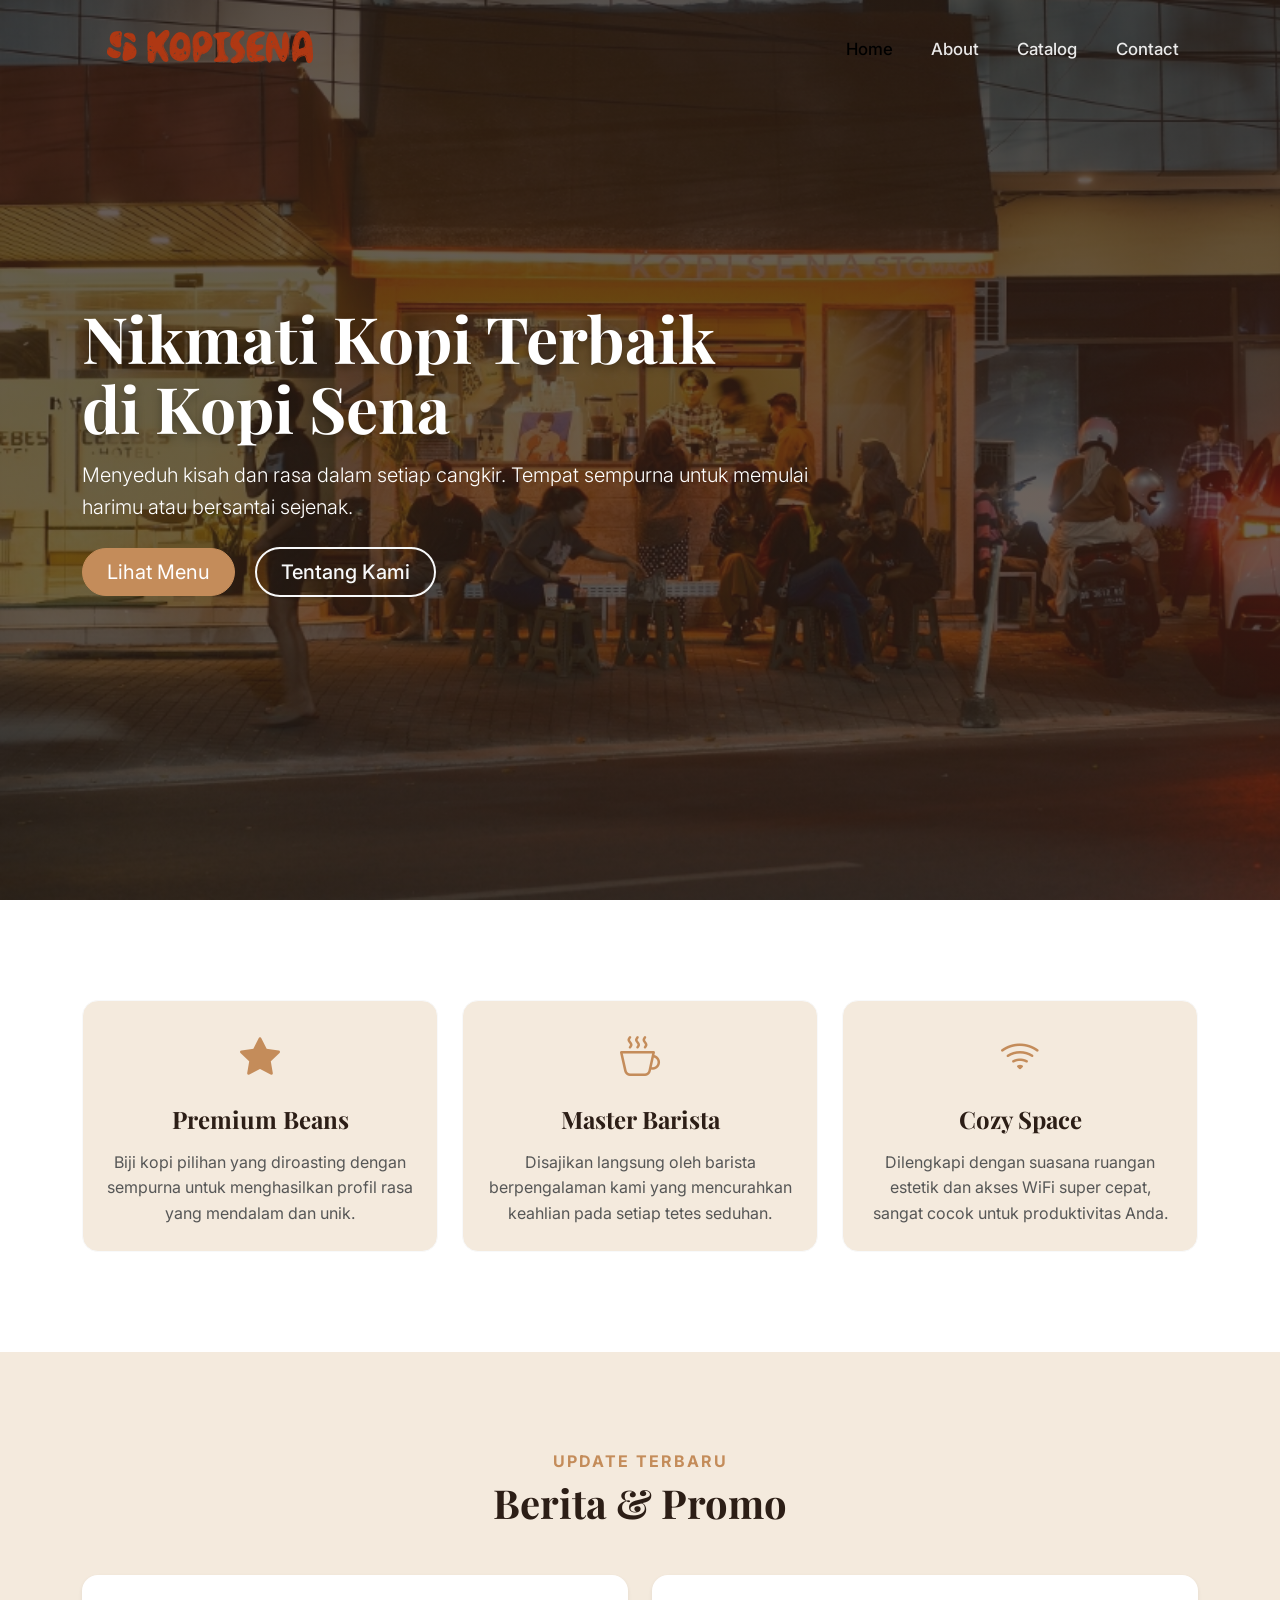
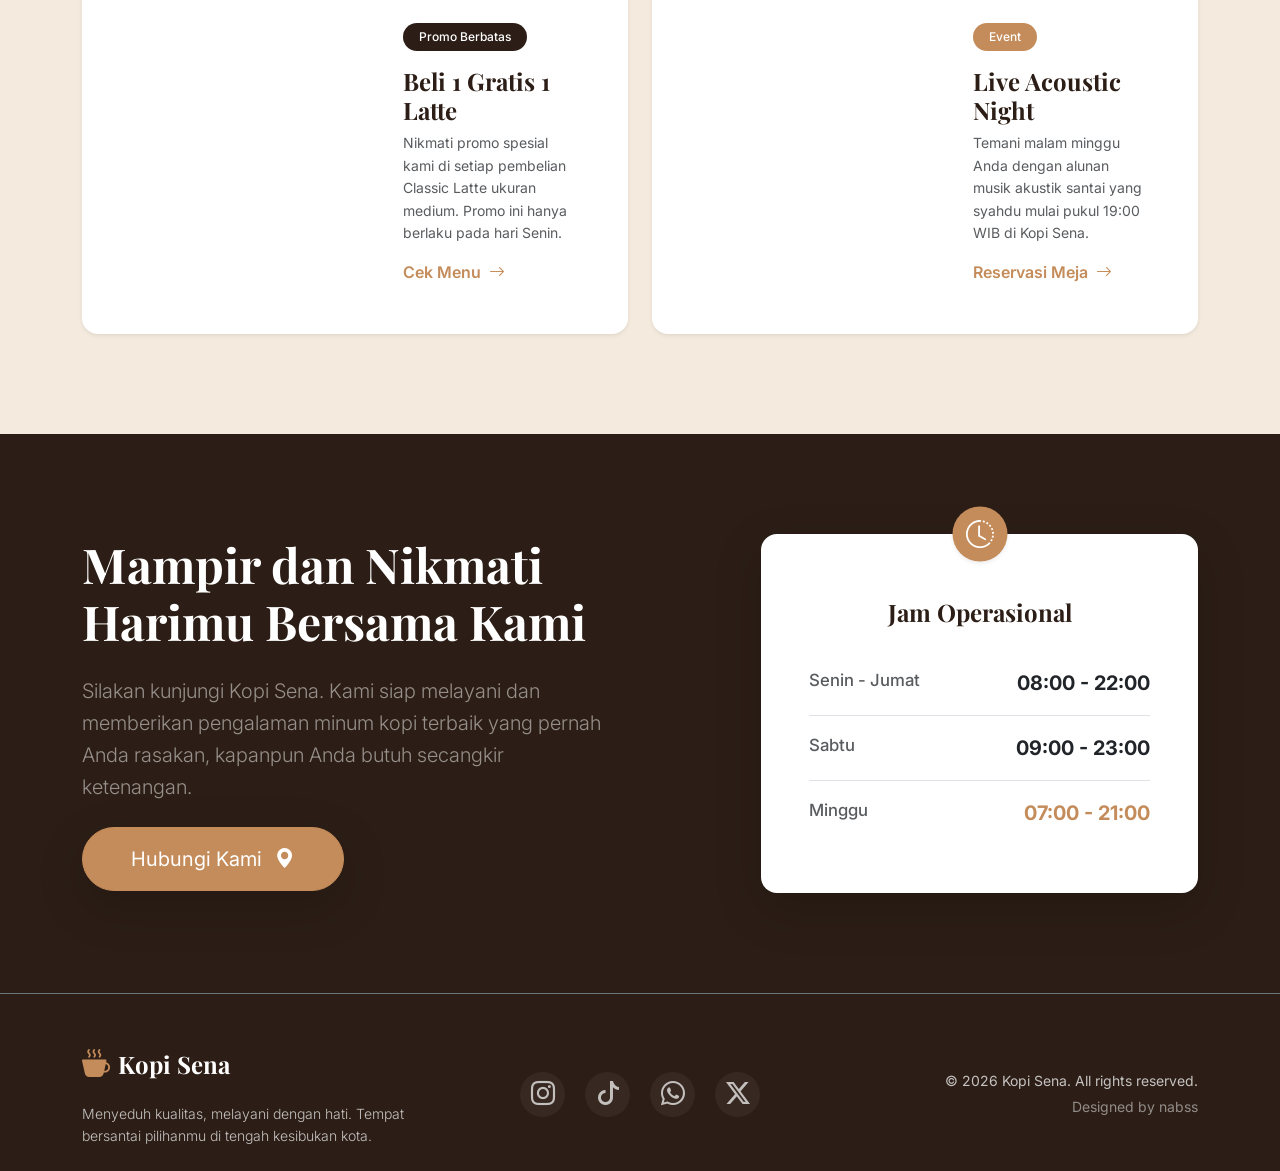
<file: index.html>
<!DOCTYPE html>
<html lang="id">
<head>
    <meta charset="UTF-8">
    <meta name="viewport" content="width=device-width, initial-scale=1.0">
    <title>Home - Kopi Sena</title>
    <!-- Google Fonts -->
    <link rel="preconnect" href="https://fonts.googleapis.com">
    <link rel="preconnect" href="https://fonts.gstatic.com" crossorigin>
    <link href="https://fonts.googleapis.com/css2?family=Inter:wght@300;400;500;600&family=Playfair+Display:ital,wght@0,500;0,600;0,700;1,500;1,600&display=swap" rel="stylesheet">
    <!-- Bootstrap CSS -->
    <link href="https://cdn.jsdelivr.net/npm/bootstrap@5.3.2/dist/css/bootstrap.min.css" rel="stylesheet">
    <!-- Bootstrap Icons -->
    <link rel="stylesheet" href="https://cdn.jsdelivr.net/npm/bootstrap-icons@1.11.1/font/bootstrap-icons.css">
    <!-- AOS Animation -->
    <link href="https://unpkg.com/aos@2.3.1/dist/aos.css" rel="stylesheet">
    <!-- Custom CSS -->
    <link rel="stylesheet" href="global.css">
    <link rel="stylesheet" href="home.css">
    <link rel="stylesheet" href="footer.css">
</head>
<body>

    <!-- Navbar -->
    <nav class="navbar navbar-expand-lg fixed-top" id="mainNav">
        <div class="container">
            <a class="navbar-brand d-flex align-items-center" href="index.html">
                <img src="logo.png" alt="Kopi Sena Logo" height="50" class="me-2">
            </a>
            <button class="navbar-toggler" type="button" data-bs-toggle="collapse" data-bs-target="#navbarNav">
                <span class="navbar-toggler-icon"></span>
            </button>
            <div class="collapse navbar-collapse" id="navbarNav">
                <ul class="navbar-nav ms-auto">
                    <li class="nav-item"><a class="nav-link active" href="index.html">Home</a></li>
                    <li class="nav-item"><a class="nav-link" href="about.html">About</a></li>
                    <li class="nav-item"><a class="nav-link" href="catalog.html">Catalog</a></li>
                    <li class="nav-item"><a class="nav-link" href="contact.html">Contact</a></li>
                </ul>
            </div>
        </div>
    </nav>

    <!-- Home Section -->
    <section id="home" class="hero-section d-flex align-items-center">
        <div class="container text-center text-md-start" data-aos="fade-up" data-aos-duration="1000">
            <div class="row">
                <div class="col-lg-8 col-md-10 mx-auto mx-md-0 text-white">
                    <h1 class="display-3 fw-bold mb-3 hero-title text-white">Nikmati Kopi Terbaik <br>di Kopi Sena</h1>
                    <p class="lead mb-4 fw-light">Menyeduh kisah dan rasa dalam setiap cangkir. Tempat sempurna untuk memulai harimu atau bersantai sejenak.</p>
                    <a href="catalog.html" class="btn btn-primary btn-lg rounded-pill px-4 py-2 me-3">Lihat Menu</a>
                    <a href="about.html" class="btn btn-outline-light btn-lg rounded-pill px-4 py-2">Tentang Kami</a>
                </div>
            </div>
        </div>
    </section>

    <!-- Features Highlight -->
    <section class="section-padding bg-white">
        <div class="container">
            <div class="row g-4 text-center">
                <div class="col-md-4" data-aos="fade-up" data-aos-delay="100">
                    <div class="p-4 rounded-4 bg-light-brown h-100 border border-light">
                        <i class="bi bi-star-fill text-accent fs-1 mb-3 d-inline-block"></i>
                        <h4 class="font-playfair fw-bold mb-3">Premium Beans</h4>
                        <p class="text-muted mb-0">Biji kopi pilihan yang diroasting dengan sempurna untuk menghasilkan profil rasa yang mendalam dan unik.</p>
                    </div>
                </div>
                <div class="col-md-4" data-aos="fade-up" data-aos-delay="200">
                    <div class="p-4 rounded-4 bg-light-brown h-100 border border-light">
                        <i class="bi bi-cup-hot text-accent fs-1 mb-3 d-inline-block"></i>
                        <h4 class="font-playfair fw-bold mb-3">Master Barista</h4>
                        <p class="text-muted mb-0">Disajikan langsung oleh barista berpengalaman kami yang mencurahkan keahlian pada setiap tetes seduhan.</p>
                    </div>
                </div>
                <div class="col-md-4" data-aos="fade-up" data-aos-delay="300">
                    <div class="p-4 rounded-4 bg-light-brown h-100 border border-light">
                        <i class="bi bi-wifi text-accent fs-1 mb-3 d-inline-block"></i>
                        <h4 class="font-playfair fw-bold mb-3">Cozy Space</h4>
                        <p class="text-muted mb-0">Dilengkapi dengan suasana ruangan estetik dan akses WiFi super cepat, sangat cocok untuk produktivitas Anda.</p>
                    </div>
                </div>
            </div>
        </div>
    </section>

    <!-- Latest News / Promos -->
    <section class="section-padding bg-light-brown">
        <div class="container">
            <div class="text-center mb-5" data-aos="fade-up">
                <h6 class="text-uppercase text-accent fw-bold mb-2 tracking-wide">Update Terbaru</h6>
                <h2 class="section-title">Berita & Promo</h2>
            </div>
            <div class="row g-4">
                <div class="col-md-6" data-aos="fade-right">
                    <div class="card border-0 shadow-sm rounded-4 overflow-hidden h-100 d-flex flex-md-row flex-column promo-card">
                        <div class="promo-img w-md-50" style="background: url('https://images.unsplash.com/photo-1559525839-b184a4d698c7?ixlib=rb-4.0.3&auto=format&fit=crop&w=600&q=80') center/cover;"></div>
                        <div class="card-body p-4 p-lg-5 w-md-50 d-flex flex-column justify-content-center">
                            <span class="badge bg-dark-coffee mb-3 align-self-start py-2 px-3 rounded-pill fw-medium">Promo Berbatas</span>
                            <h4 class="font-playfair fw-bold mb-2">Beli 1 Gratis 1 Latte</h4>
                            <p class="text-muted small mb-3">Nikmati promo spesial kami di setiap pembelian Classic Latte ukuran medium. Promo ini hanya berlaku pada hari Senin.</p>
                            <a href="catalog.html" class="text-accent text-decoration-none fw-semibold d-flex align-items-center mt-auto mt-3 hover-arrow">Cek Menu <i class="bi bi-arrow-right ms-2"></i></a>
                        </div>
                    </div>
                </div>
                <div class="col-md-6" data-aos="fade-left">
                    <div class="card border-0 shadow-sm rounded-4 overflow-hidden h-100 d-flex flex-md-row flex-column promo-card">
                        <div class="promo-img w-md-50" style="background: url('https://images.unsplash.com/photo-1501339847302-ac426a4a7cbb?ixlib=rb-4.0.3&auto=format&fit=crop&w=600&q=80') center/cover;"></div>
                        <div class="card-body p-4 p-lg-5 w-md-50 d-flex flex-column justify-content-center">
                            <span class="badge mb-3 align-self-start py-2 px-3 rounded-pill text-white fw-medium" style="background-color: var(--coffee-accent);">Event</span>
                            <h4 class="font-playfair fw-bold mb-2">Live Acoustic Night</h4>
                            <p class="text-muted small mb-3">Temani malam minggu Anda dengan alunan musik akustik santai yang syahdu mulai pukul 19:00 WIB di Kopi Sena.</p>
                            <a href="contact.html" class="text-accent text-decoration-none fw-semibold d-flex align-items-center mt-auto mt-3 hover-arrow">Reservasi Meja <i class="bi bi-arrow-right ms-2"></i></a>
                        </div>
                    </div>
                </div>
            </div>
        </div>
    </section>

    <!-- Operational Hours & CTA -->
    <section class="section-padding bg-dark-coffee text-white position-relative overflow-hidden">
        <div class="container position-relative z-1">
            <div class="row align-items-center g-5">
                <div class="col-lg-6" data-aos="fade-right">
                    <h2 class="font-playfair fw-bold display-5 mb-4 text-white">Mampir dan Nikmati Harimu Bersama Kami</h2>
                    <p class="lead fw-light mb-4 text-white-50">Silakan kunjungi Kopi Sena. Kami siap melayani dan memberikan pengalaman minum kopi terbaik yang pernah Anda rasakan, kapanpun Anda butuh secangkir ketenangan.</p>
                    <a href="contact.html" class="btn btn-primary btn-lg rounded-pill px-5 py-3 shadow-lg">Hubungi Kami <i class="bi bi-geo-alt-fill ms-2"></i></a>
                </div>
                <div class="col-lg-5 offset-lg-1" data-aos="fade-left">
                    <div class="bg-white text-dark p-4 p-md-5 rounded-4 shadow-lg position-relative">
                        <div class="position-absolute top-0 start-50 translate-middle">
                            <div class="rounded-circle shadow-sm d-flex align-items-center justify-content-center" style="width: 55px; height: 55px; background-color: var(--coffee-accent);">
                                <i class="bi bi-clock-history text-white fs-3"></i>
                            </div>
                        </div>
                        <h4 class="font-playfair text-center fw-bold mb-4 mt-3">Jam Operasional</h4>
                        <ul class="list-unstyled mb-0 hours-list">
                            <li class="d-flex justify-content-between border-bottom py-3">
                                <span class="fw-medium text-muted">Senin - Jumat</span>
                                <span class="fw-bold fs-5">08:00 - 22:00</span>
                            </li>
                            <li class="d-flex justify-content-between border-bottom py-3">
                                <span class="fw-medium text-muted">Sabtu</span>
                                <span class="fw-bold fs-5">09:00 - 23:00</span>
                            </li>
                            <li class="d-flex justify-content-between py-3">
                                <span class="fw-medium text-muted">Minggu</span>
                                <span class="fw-bold fs-5 text-accent">07:00 - 21:00</span>
                            </li>
                        </ul>
                    </div>
                </div>
            </div>
        </div>
    </section>

    <!-- Footer -->
    <footer class="bg-dark-coffee text-white pt-5 pb-4 border-top border-secondary mt-auto">
        <div class="container">
            <div class="row align-items-center">
                <div class="col-md-4 text-center text-md-start mb-4 mb-md-0">
                    <a href="index.html" class="text-white text-decoration-none d-flex align-items-center justify-content-center justify-content-md-start">
                        <i class="bi bi-cup-hot-fill fs-3 text-accent me-2"></i>
                        <span class="fs-4 fw-bold font-playfair">Kopi Sena</span>
                    </a>
                    <p class="text-light fw-light mt-3 mb-0 small opacity-75">Menyeduh kualitas, melayani dengan hati. Tempat bersantai pilihanmu di tengah kesibukan kota.</p>
                </div>
                <div class="col-md-4 text-center mb-4 mb-md-0">
                    <ul class="list-inline mb-0">
                        <li class="list-inline-item mx-2"><a href="#" class="social-icon"><i class="bi bi-instagram fs-4"></i></a></li>
                        <li class="list-inline-item mx-2"><a href="#" class="social-icon"><i class="bi bi-tiktok fs-4"></i></a></li>
                        <li class="list-inline-item mx-2"><a href="#" class="social-icon"><i class="bi bi-whatsapp fs-4"></i></a></li>
                        <li class="list-inline-item mx-2"><a href="#" class="social-icon"><i class="bi bi-twitter-x fs-4"></i></a></li>
                    </ul>
                </div>
                <div class="col-md-4 text-center text-md-end">
                    <p class="mb-0 text-light small opacity-75">&copy; 2026 Kopi Sena. All rights reserved.</p>
                    <p class="mb-0 text-light small opacity-50 mt-1">Designed by nabss</p>
                </div>
            </div>
        </div>
    </footer>

    <!-- Bootstrap JS -->
    <script src="https://cdn.jsdelivr.net/npm/bootstrap@5.3.2/dist/js/bootstrap.bundle.min.js"></script>
    <!-- AOS Animation JS -->
    <script src="https://unpkg.com/aos@2.3.1/dist/aos.js"></script>
    <!-- Custom JS -->
    <script>
        AOS.init({ once: true, offset: 50, duration: 800, easing: 'ease-in-out-cubic' });
        window.addEventListener('scroll', function() {
            const navbar = document.getElementById('mainNav');
            if (window.scrollY > 50) { navbar.classList.add('scrolled'); } 
            else { navbar.classList.remove('scrolled'); }
        });
    </script>
</body>
</html>
</file>
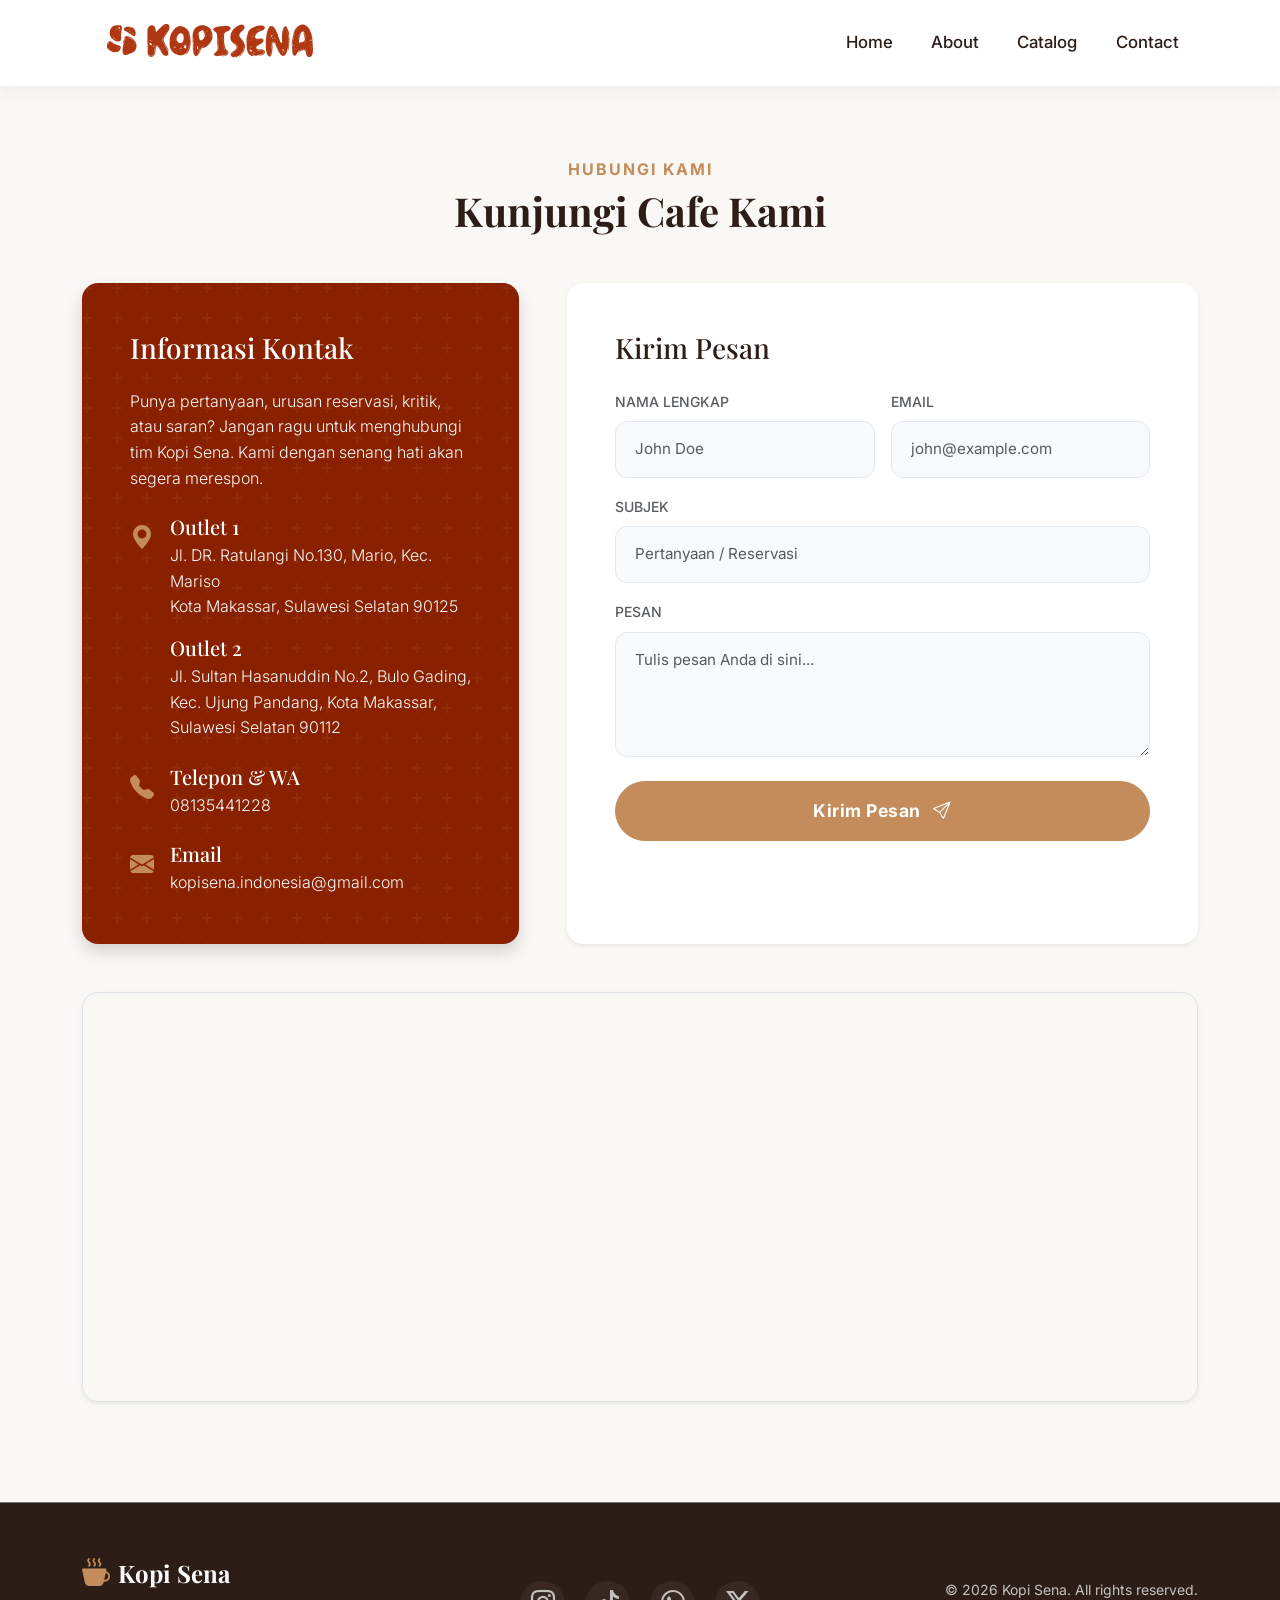
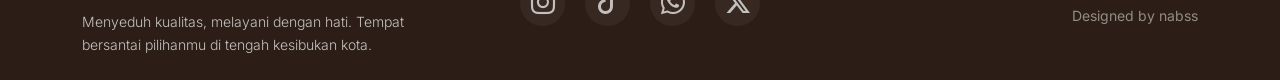
<file: contact.html>
<!DOCTYPE html>
<html lang="id">
<head>
    <meta charset="UTF-8">
    <meta name="viewport" content="width=device-width, initial-scale=1.0">
    <title>Contact - Kopi Sena</title>
    <!-- Google Fonts -->
    <link rel="preconnect" href="https://fonts.googleapis.com">
    <link rel="preconnect" href="https://fonts.gstatic.com" crossorigin>
    <link href="https://fonts.googleapis.com/css2?family=Inter:wght@300;400;500;600&family=Playfair+Display:ital,wght@0,500;0,600;0,700;1,500;1,600&display=swap" rel="stylesheet">
    <!-- Bootstrap CSS -->
    <link href="https://cdn.jsdelivr.net/npm/bootstrap@5.3.2/dist/css/bootstrap.min.css" rel="stylesheet">
    <!-- Bootstrap Icons -->
    <link rel="stylesheet" href="https://cdn.jsdelivr.net/npm/bootstrap-icons@1.11.1/font/bootstrap-icons.css">
    <!-- AOS Animation -->
    <link href="https://unpkg.com/aos@2.3.1/dist/aos.css" rel="stylesheet">
    <!-- Custom CSS -->
    <link rel="stylesheet" href="global.css">
    <link rel="stylesheet" href="contact.css">
    <link rel="stylesheet" href="footer.css">
</head>
<body class="d-flex flex-column min-vh-100">

    <!-- Navbar -->
    <nav class="navbar navbar-expand-lg fixed-top scrolled" id="mainNav">
        <div class="container">
            <a class="navbar-brand d-flex align-items-center" href="index.html">
                <img src="logo.png" alt="Kopi Sena Logo" height="50" class="me-2">
            </a>
            <button class="navbar-toggler" type="button" data-bs-toggle="collapse" data-bs-target="#navbarNav">
                <span class="navbar-toggler-icon"></span>
            </button>
            <div class="collapse navbar-collapse" id="navbarNav">
                <ul class="navbar-nav ms-auto">
                    <li class="nav-item"><a class="nav-link" href="index.html">Home</a></li>
                    <li class="nav-item"><a class="nav-link" href="about.html">About</a></li>
                    <li class="nav-item"><a class="nav-link" href="catalog.html">Catalog</a></li>
                    <li class="nav-item"><a class="nav-link active" href="contact.html">Contact</a></li>
                </ul>
            </div>
        </div>
    </nav>

    <!-- Contact Section -->
    <section id="contact" class="section-padding flex-grow-1" style="margin-top: 60px;">
        <div class="container">
            <div class="text-center mb-5" data-aos="fade-up">
                <h6 class="text-uppercase text-accent fw-bold mb-2 tracking-wide">Hubungi Kami</h6>
                <h2 class="section-title">Kunjungi Cafe Kami</h2>
            </div>
            
            <div class="row g-5">
                <div class="col-lg-5" data-aos="fade-right">
                    <div class="contact-info-wrapper h-100 text-white p-5 rounded-4 shadow" style="background-color: #892000;">
                        <h3 class="mb-4 text-white font-playfair">Informasi Kontak</h3>
                        <p class="mb-4 text-light fw-light">Punya pertanyaan, urusan reservasi, kritik, atau saran? Jangan ragu untuk menghubungi tim Kopi Sena. Kami dengan senang hati akan segera merespon.</p>
                        
                        <div class="d-flex align-items-start mb-4">
                            <i class="bi bi-geo-alt-fill fs-4 text-accent me-3 mt-1"></i>
                            <div>
                                <h5 class="mb-1 text-white font-playfair">Outlet 1</h5>
                                <p class="text-light fw-light mb-3">Jl. DR. Ratulangi No.130, Mario, Kec. Mariso<br>Kota Makassar, Sulawesi Selatan 90125</p>
                                <h5 class="mb-1 text-white font-playfair">Outlet 2</h5>
                                <p class="text-light fw-light mb-0">Jl. Sultan Hasanuddin No.2, Bulo Gading, Kec. Ujung Pandang, Kota Makassar, Sulawesi Selatan 90112</p>
                            </div>
                        </div>
                        <div class="d-flex align-items-start mb-4">
                            <i class="bi bi-telephone-fill fs-4 text-accent me-3 mt-1"></i>
                            <div>
                                <h5 class="mb-1 text-white font-playfair">Telepon & WA</h5>
                                <p class="text-light fw-light mb-0">08135441228</p>
                            </div>
                        </div>
                        <div class="d-flex align-items-start">
                            <i class="bi bi-envelope-fill fs-4 text-accent me-3 mt-1"></i>
                            <div>
                                <h5 class="mb-1 text-white font-playfair">Email</h5>
                                <p class="text-light fw-light mb-0">kopisena.indonesia@gmail.com</p>
                            </div>
                        </div>
                    </div>
                </div>
                
                <div class="col-lg-7" data-aos="fade-left">
                    <div class="card border-0 shadow-sm rounded-4 h-100">
                        <div class="card-body p-4 p-md-5">
                            <h3 class="mb-4 font-playfair">Kirim Pesan</h3>
                            <form>
                                <div class="row g-3">
                                    <div class="col-md-6 mb-3">
                                        <label for="name" class="form-label fw-medium text-muted small">NAMA LENGKAP</label>
                                        <input type="text" class="form-control form-control-lg custom-input" id="name" placeholder="John Doe">
                                    </div>
                                    <div class="col-md-6 mb-3">
                                        <label for="email" class="form-label fw-medium text-muted small">EMAIL</label>
                                        <input type="email" class="form-control form-control-lg custom-input" id="email" placeholder="john@example.com">
                                    </div>
                                </div>
                                <div class="mb-3">
                                    <label for="subject" class="form-label fw-medium text-muted small">SUBJEK</label>
                                    <input type="text" class="form-control form-control-lg custom-input" id="subject" placeholder="Pertanyaan / Reservasi">
                                </div>
                                <div class="mb-4">
                                    <label for="message" class="form-label fw-medium text-muted small">PESAN</label>
                                    <textarea class="form-control form-control-lg custom-input" id="message" rows="4" placeholder="Tulis pesan Anda di sini..."></textarea>
                                </div>
                                <button type="submit" class="btn btn-primary btn-lg w-100 rounded-pill py-3 fw-bold cta-submit">Kirim Pesan <i class="bi bi-send ms-2"></i></button>
                            </form>
                        </div>
                    </div>
                </div>
            </div>
            
            <!-- Map -->
            <div class="row mt-5" data-aos="fade-up">
                <div class="col-12">
                    <div class="map-container rounded-4 shadow-sm overflow-hidden border">
                        <iframe src="https://maps.google.com/maps?q=Jl.%20DR.%20Ratulangi%20No.130,%20Mario,%20Kec.%20Mariso,%20Kota%20Makassar,%20Sulawesi%20Selatan%2090125&t=&z=15&ie=UTF8&iwloc=&output=embed" width="100%" height="400" style="border:0;" allowfullscreen="" loading="lazy" referrerpolicy="no-referrer-when-downgrade"></iframe>
                    </div>
                </div>
            </div>
        </div>
    </section>

    <!-- Footer -->
    <footer class="bg-dark-coffee text-white pt-5 pb-4 border-top border-secondary mt-auto">
        <div class="container">
            <div class="row align-items-center">
                <div class="col-md-4 text-center text-md-start mb-4 mb-md-0">
                    <a href="index.html" class="text-white text-decoration-none d-flex align-items-center justify-content-center justify-content-md-start">
                        <i class="bi bi-cup-hot-fill fs-3 text-accent me-2"></i>
                        <span class="fs-4 fw-bold font-playfair">Kopi Sena</span>
                    </a>
                    <p class="text-light fw-light mt-3 mb-0 small opacity-75">Menyeduh kualitas, melayani dengan hati. Tempat bersantai pilihanmu di tengah kesibukan kota.</p>
                </div>
                <div class="col-md-4 text-center mb-4 mb-md-0">
                    <ul class="list-inline mb-0">
                        <li class="list-inline-item mx-2"><a href="#" class="social-icon"><i class="bi bi-instagram fs-4"></i></a></li>
                        <li class="list-inline-item mx-2"><a href="#" class="social-icon"><i class="bi bi-tiktok fs-4"></i></a></li>
                        <li class="list-inline-item mx-2"><a href="#" class="social-icon"><i class="bi bi-whatsapp fs-4"></i></a></li>
                        <li class="list-inline-item mx-2"><a href="#" class="social-icon"><i class="bi bi-twitter-x fs-4"></i></a></li>
                    </ul>
                </div>
                <div class="col-md-4 text-center text-md-end">
                    <p class="mb-0 text-light small opacity-75">&copy; 2026 Kopi Sena. All rights reserved.</p>
                    <p class="mb-0 text-light small opacity-50 mt-1">Designed by nabss</p>
                </div>
            </div>
        </div>
    </footer>

    <!-- Bootstrap JS -->
    <script src="https://cdn.jsdelivr.net/npm/bootstrap@5.3.2/dist/js/bootstrap.bundle.min.js"></script>
    <!-- AOS Animation JS -->
    <script src="https://unpkg.com/aos@2.3.1/dist/aos.js"></script>
    <!-- Custom JS -->
    <script>
        AOS.init({ once: true, offset: 50, duration: 800, easing: 'ease-in-out-cubic' });
    </script>
</body>
</html>
</file>
<file: global.css>
/* Color Palette & Global Variables */
:root {
    --coffee-dark: #2c1e16;
    --coffee-primary: #5c3c27;
    --coffee-accent: #c48c5a;
    --coffee-cream: #f4eadd;
    --coffee-light: #faf8f5;
    --white: #ffffff;
}

/* Typography & Base Styles */
body {
    font-family: 'Inter', sans-serif;
    background-color: var(--coffee-light);
    color: var(--coffee-dark);
    line-height: 1.6;
}

h1, h2, h3, h4, .font-playfair, .navbar-brand {
    font-family: 'Playfair Display', serif;
}

h1, h2, h3, h4 { color: var(--coffee-dark); }

.text-accent { color: var(--coffee-accent) !important; }
.bg-dark-coffee { background-color: var(--coffee-dark) !important; }
.bg-light-brown { background-color: var(--coffee-cream) !important; }
.tracking-wide { letter-spacing: 2px; }
.section-padding { padding-top: 100px; padding-bottom: 100px; }
.section-title { font-weight: 700; position: relative; font-size: 2.5rem; }

/* Navbar Tuning */
.navbar {
    padding: 1.2rem 0;
    transition: all 0.4s ease;
    background-color: transparent;
}
.navbar.scrolled {
    background-color: var(--white);
    box-shadow: 0 4px 20px rgba(0, 0, 0, 0.05);
    padding: 0.8rem 0;
}
.navbar-brand { font-size: 1.8rem; font-weight: 700; color: var(--white); transition: color 0.4s ease; }
.navbar.scrolled .navbar-brand { color: var(--coffee-primary); }
.brand-icon { color: var(--coffee-accent); }
.navbar .nav-link {
    color: rgba(255, 255, 255, 0.9); font-weight: 500; font-size: 1.05rem; padding: 0.5rem 1.2rem !important; position: relative; transition: color 0.3s ease;
}
.navbar.scrolled .nav-link { color: var(--coffee-dark); }
.navbar .nav-link:hover { color: var(--coffee-accent); }
.navbar .nav-link::after { content: ''; position: absolute; width: 0; height: 2px; background-color: var(--coffee-accent); bottom: 5px; left: 50%; transform: translateX(-50%); transition: width 0.3s ease; }
.navbar .nav-link:hover::after { width: 60%; }
.navbar-toggler { border-color: rgba(255,255,255,0.5); background-color: rgba(255,255,255,0.1); }
.navbar.scrolled .navbar-toggler { border-color: rgba(0,0,0,0.1); background-color: transparent; }

@media (max-width: 991.98px) {
    .navbar { background-color: var(--white); padding: 0.8rem 0; box-shadow: 0 4px 20px rgba(0, 0, 0, 0.05); }
    .navbar-brand, .navbar .nav-link { color: var(--coffee-dark) !important; }
    .navbar-toggler { border-color: rgba(0,0,0,0.1); }
}

/* Base Buttons */
.btn-primary {
    background-color: var(--coffee-accent); border-color: var(--coffee-accent); color: white; transition: all 0.3s cubic-bezier(0.25, 0.8, 0.25, 1);
}
.btn-primary:hover {
    background-color: var(--coffee-primary); border-color: var(--coffee-primary); transform: translateY(-3px); box-shadow: 0 10px 20px rgba(92, 60, 39, 0.3);
}
.btn-outline-light { border-width: 2px; font-weight: 500; transition: all 0.3s cubic-bezier(0.25, 0.8, 0.25, 1); }
.btn-outline-light:hover { color: var(--coffee-dark); background-color: white; transform: translateY(-3px); box-shadow: 0 10px 20px rgba(0, 0, 0, 0.1); }
</file>
<file: home.css>
/* Hero Section */
.hero-section {
    min-height: 100vh;
    position: relative;
    z-index: 1;
}

.hero-section::before,
.hero-section::after {
    content: '';
    position: absolute;
    top: 0;
    left: 0;
    width: 100%;
    height: 100%;
    z-index: -1;
    background-size: cover;
    background-position: center;
    background-repeat: no-repeat;
    background-attachment: fixed;
}

.hero-section::before {
    background-image: linear-gradient(rgba(44, 30, 22, 0.75), rgba(44, 30, 22, 0.65)), url('hero1.jpg');
    animation: fade1 10s infinite;
}

.hero-section::after {
    background-image: linear-gradient(rgba(44, 30, 22, 0.75), rgba(44, 30, 22, 0.65)), url('hero2.jpg');
    animation: fade2 10s infinite;
    opacity: 0;
}

@keyframes fade1 {
    0%, 45% { opacity: 1; }
    50%, 95% { opacity: 0; }
    100% { opacity: 1; }
}

@keyframes fade2 {
    0%, 45% { opacity: 0; }
    50%, 95% { opacity: 1; }
    100% { opacity: 0; }
}

.hero-title {
    line-height: 1.1;
    text-shadow: 0 4px 10px rgba(0,0,0,0.3);
}

/* Promo Cards and Additional Home Styles */
.promo-card {
    transition: transform 0.4s ease, box-shadow 0.4s ease;
}
.promo-card:hover {
    transform: translateY(-8px);
    box-shadow: 0 15px 30px rgba(0,0,0,0.1) !important;
}
.hover-arrow i {
    transition: transform 0.3s ease;
}
.hover-arrow:hover i {
    transform: translateX(5px);
}
.hours-list li {
    font-size: 1.05rem;
}
.w-md-50 {
    width: 50%;
}
@media (max-width: 767.98px) {
    .promo-card {
        flex-direction: column !important;
    }
    .promo-img {
        width: 100% !important;
        height: 220px;
    }
    .w-md-50 {
        width: 100% !important;
    }
}
</file>
<file: footer.css>
/* Footer */
.social-icon {
    color: rgba(255,255,255,0.7);
    transition: all 0.3s ease;
    display: inline-flex;
    align-items: center;
    justify-content: center;
    width: 45px;
    height: 45px;
    background-color: rgba(255,255,255,0.05);
    border-radius: 50%;
}

.social-icon:hover {
    color: var(--white);
    background-color: var(--coffee-accent);
    transform: translateY(-5px);
}
</file>
<file: contact.css>
/* Contact Section */
.custom-input {
    border: 1px solid #e2e8f0;
    border-radius: 0.75rem;
    padding: 1rem 1.2rem;
    background-color: #f8fafc;
    transition: all 0.3s ease;
    font-size: 0.95rem;
}

.custom-input:focus {
    border-color: var(--coffee-accent);
    box-shadow: 0 0 0 0.25rem rgba(196, 140, 90, 0.25);
    background-color: white;
    outline: none;
}

.contact-info-wrapper {
    background-image: url('data:image/svg+xml,%3Csvg width="60" height="60" viewBox="0 0 60 60" xmlns="http://www.w3.org/2000/svg"%3E%3Cg fill="none" fill-rule="evenodd"%3E%3Cg fill="%23c48c5a" fill-opacity="0.1"%3E%3Cpath d="M36 34v-4h-2v4h-4v2h4v4h2v-4h4v-2h-4zm0-30V0h-2v4h-4v2h4v4h2V6h4V4h-4zM6 34v-4H4v4H0v2h4v4h2v-4h4v-2H6zM6 4V0H4v4H0v2h4v4h2V6h4V4H6z"/%3E%3C/g%3E%3C/g%3E%3C/svg%3E');
}

.cta-submit {
    font-size: 1.1rem;
    letter-spacing: 0.5px;
}

.cta-submit:hover {
    background-color: var(--coffee-primary);
    border-color: var(--coffee-primary);
    transform: translateY(-2px);
    box-shadow: 0 10px 20px rgba(92, 60, 39, 0.2);
}

/* Maps */
.map-container iframe {
    filter: grayscale(20%) contrast(100%);
    transition: filter 0.3s ease;
}

.map-container:hover iframe {
    filter: none;
}
</file>
